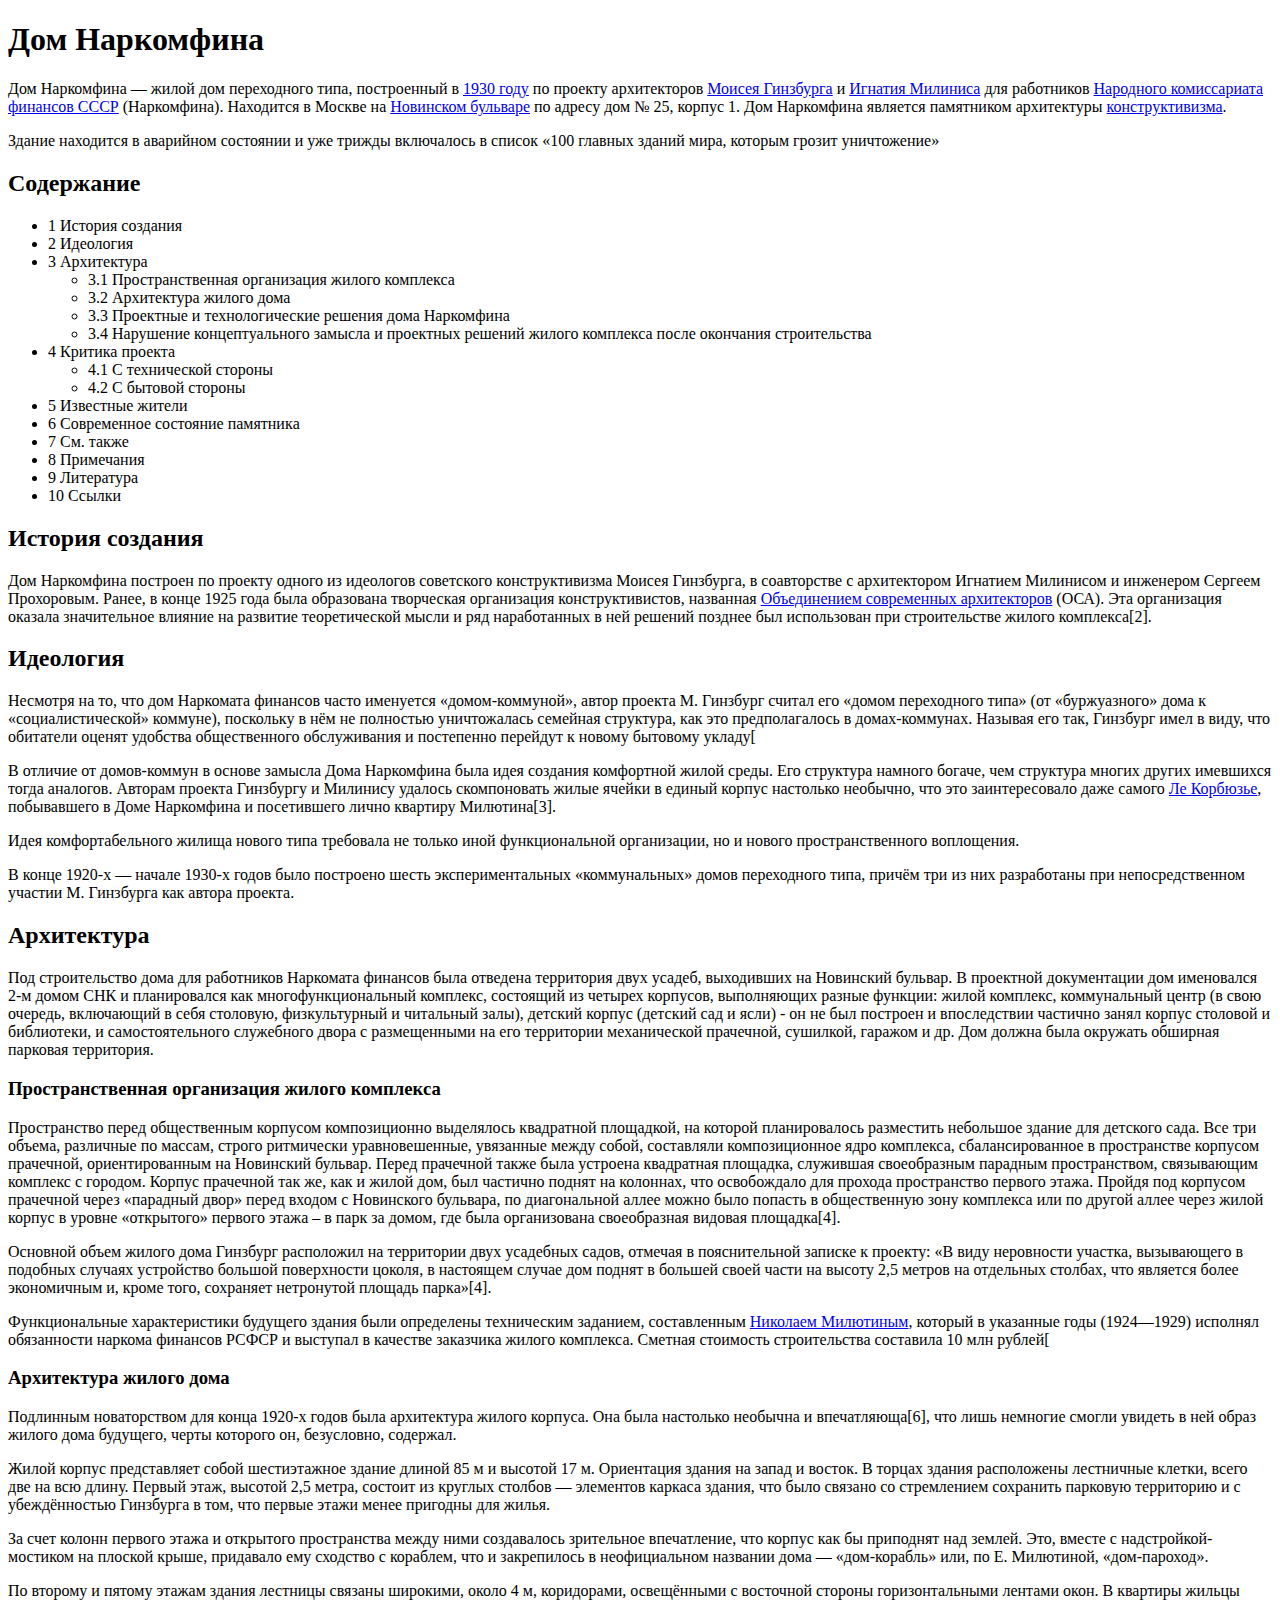
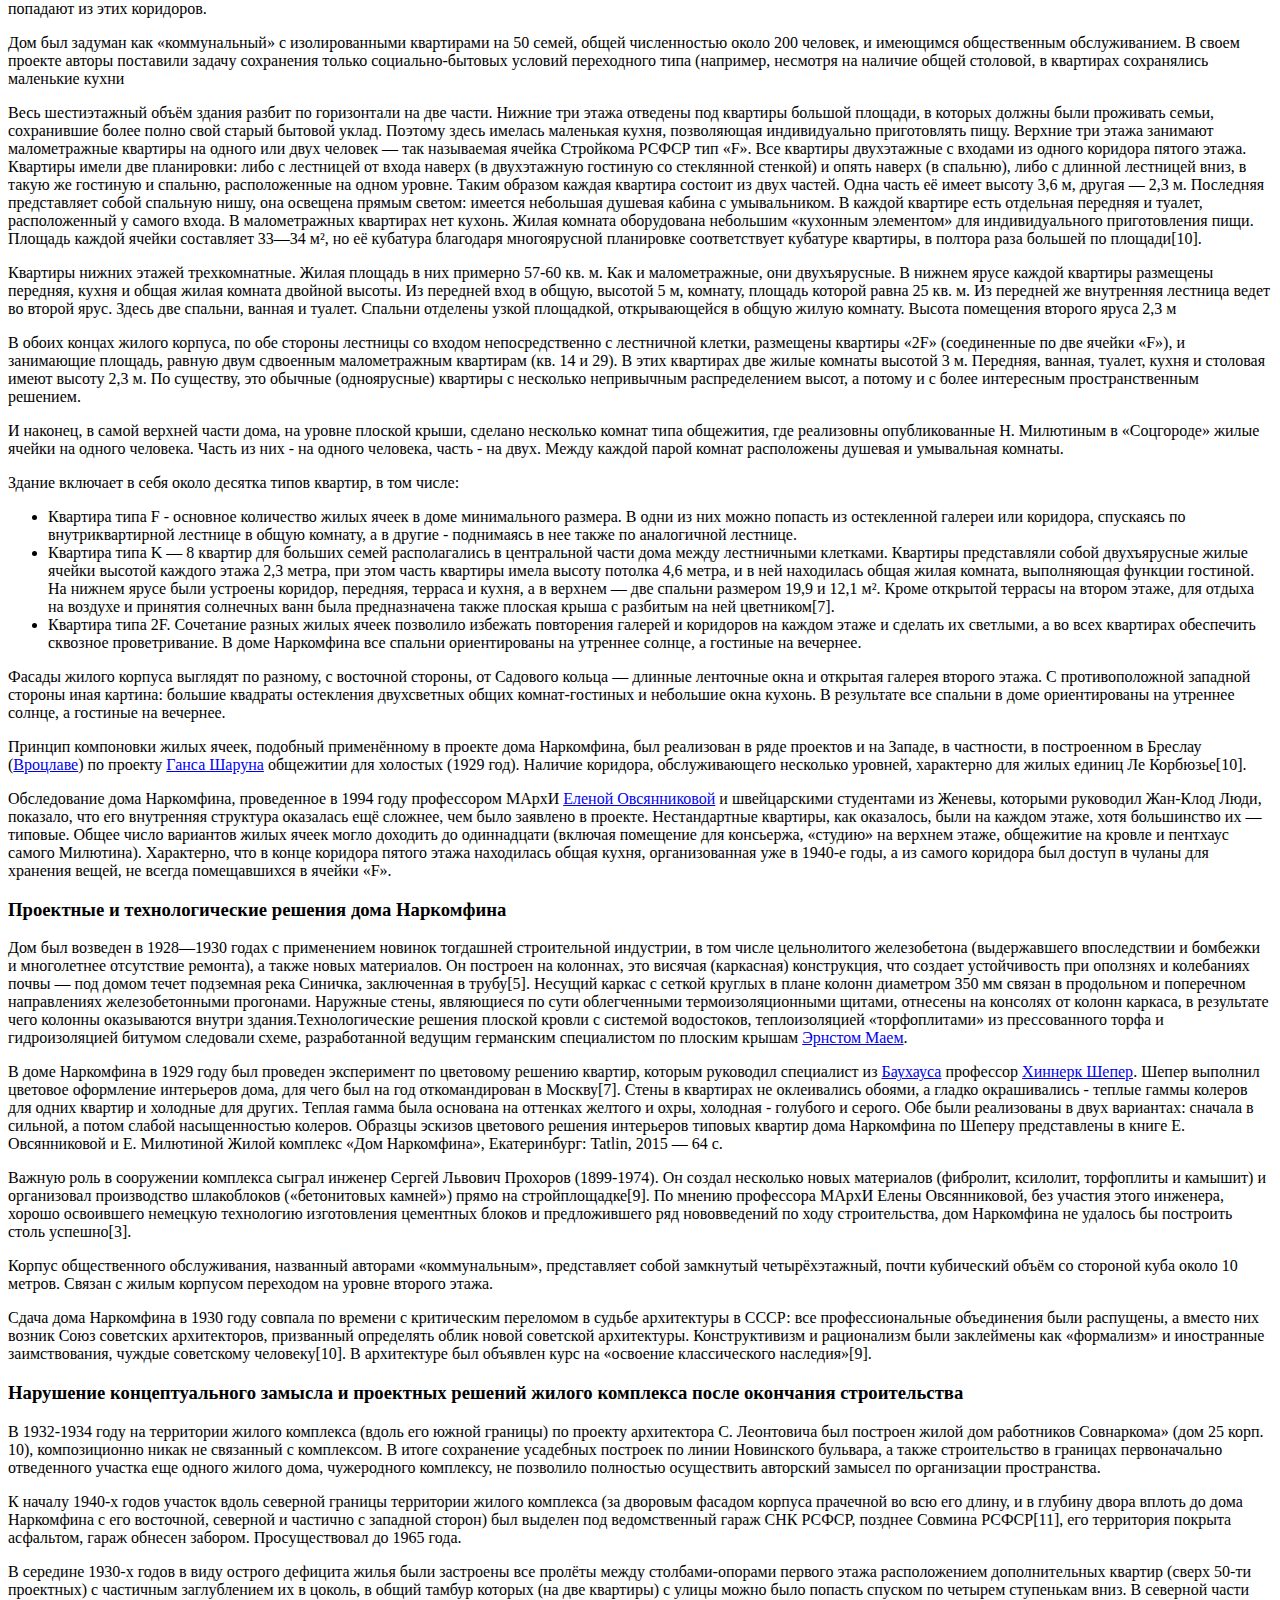
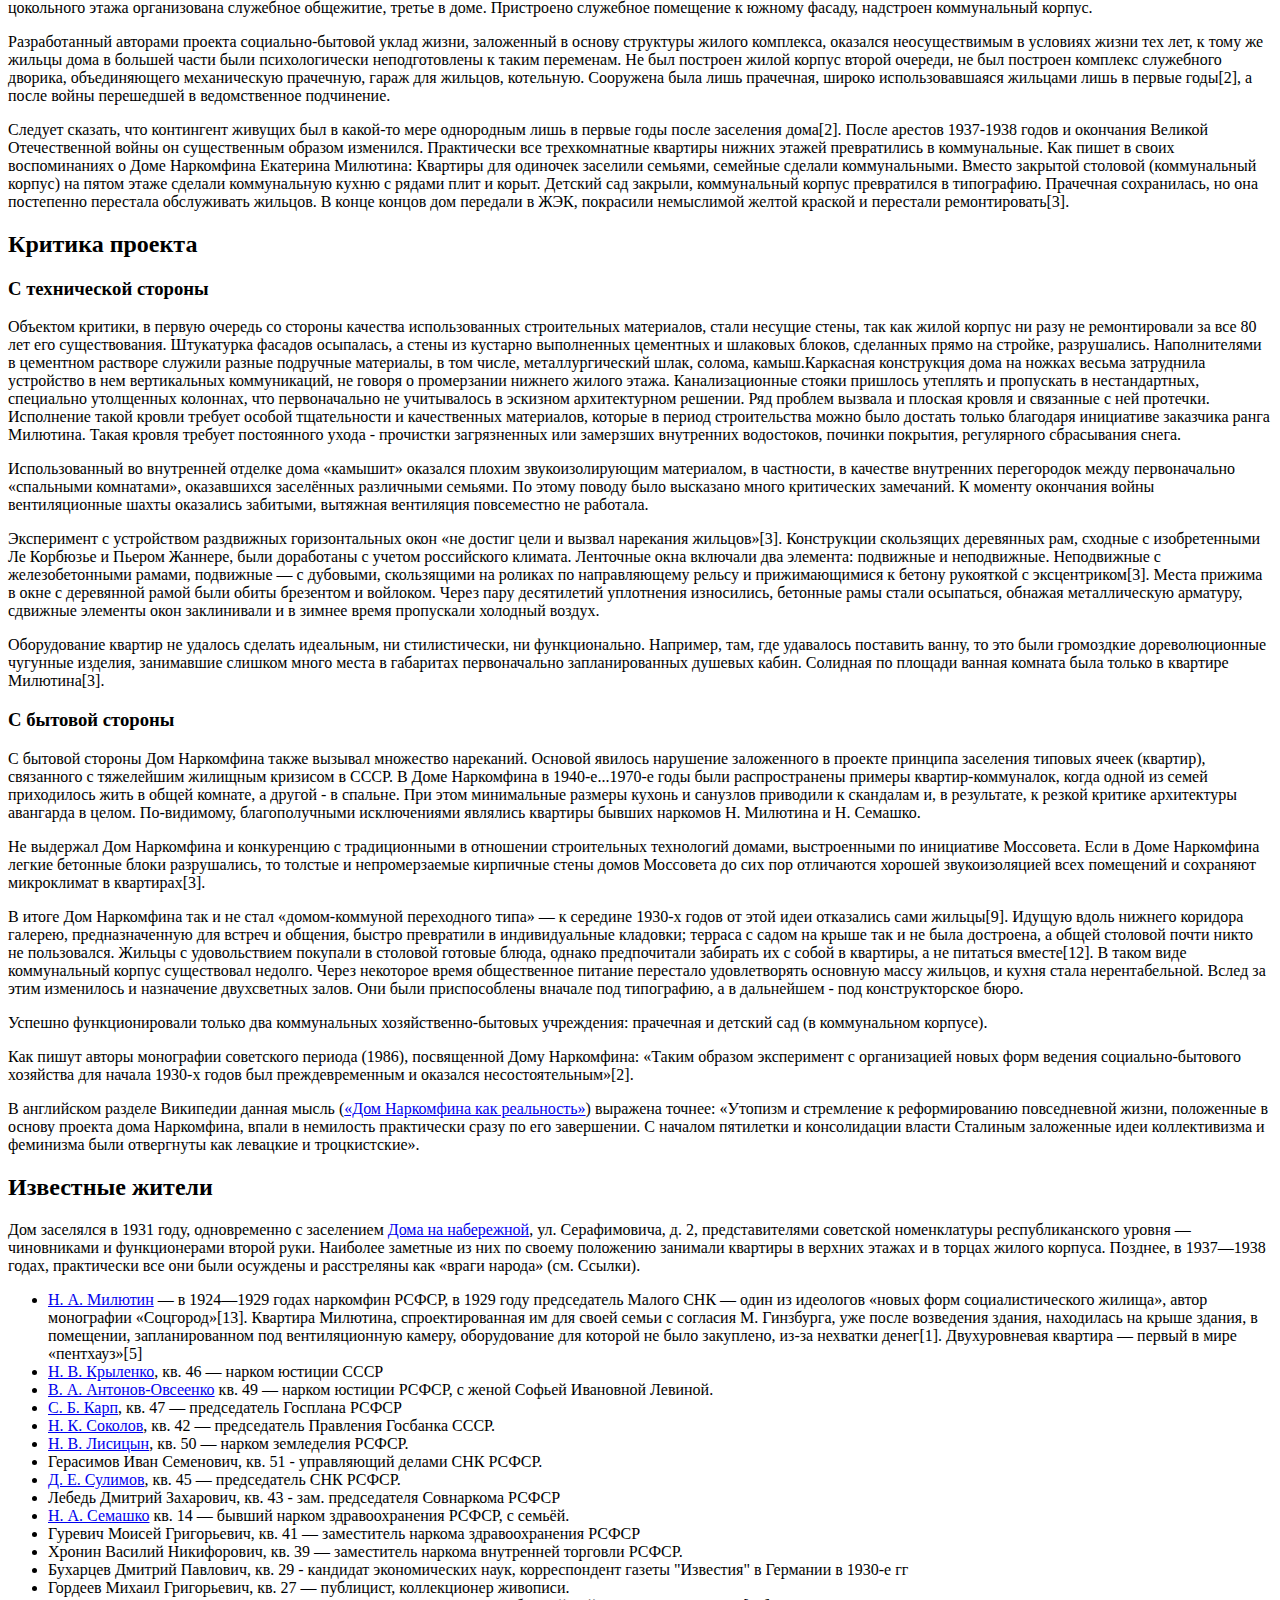
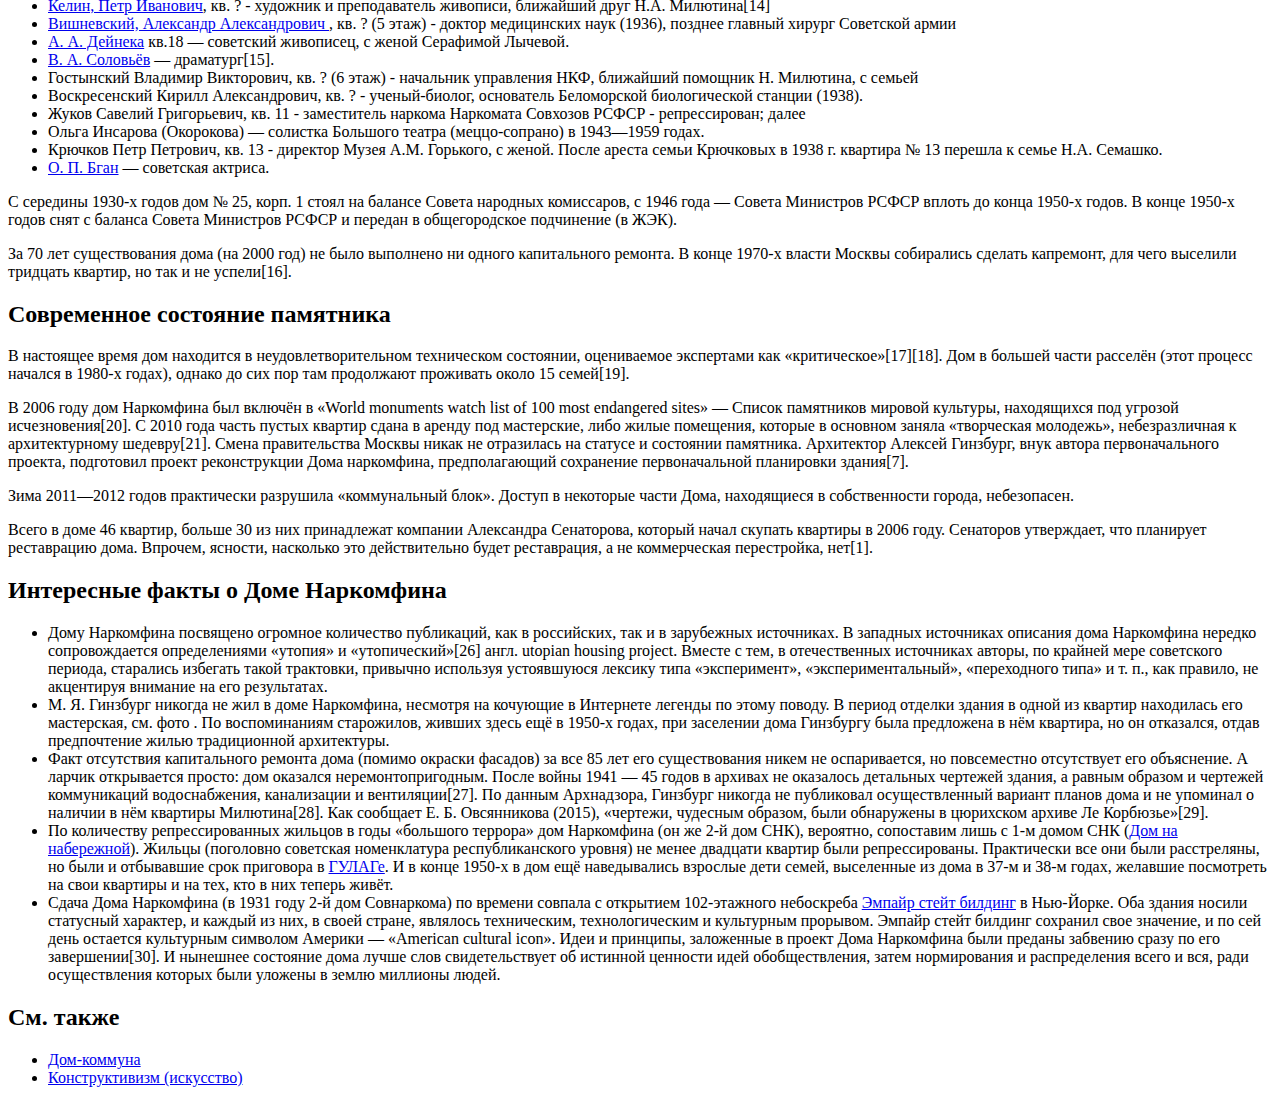
<file: Kulikova/001-Wikipedia/index.html>
<!DOCTYPE html>
<html lang="en">
<head>
  <meta charset="UTF-8">
  <title>Дом Наркомфина</title>
</head>
<body>

  <h1>Дом Наркомфина</h1>

  <p>Дом Наркомфина — жилой дом переходного типа, построенный в <a href="https://ru.wikipedia.org/wiki/1930_%D0%B3%D0%BE%D0%B4">1930 году</a> по проекту архитекторов <a href="https://ru.wikipedia.org/wiki/%D0%93%D0%B8%D0%BD%D0%B7%D0%B1%D1%83%D1%80%D0%B3,_%D0%9C%D0%BE%D0%B8%D1%81%D0%B5%D0%B9_%D0%AF%D0%BA%D0%BE%D0%B2%D0%BB%D0%B5%D0%B2%D0%B8%D1%87">Моисея Гинзбурга</a> и <a href="https://ru.wikipedia.org/wiki/%D0%9C%D0%B8%D0%BB%D0%B8%D0%BD%D0%B8%D1%81,_%D0%98%D0%B3%D0%BD%D0%B0%D1%82%D0%B8%D0%B9_%D0%A4%D1%80%D0%B0%D0%BD%D1%86%D0%B5%D0%B2%D0%B8%D1%87">Игнатия Милиниса</a> для работников <a href="https://ru.wikipedia.org/wiki/%D0%9D%D0%B0%D1%80%D0%BE%D0%B4%D0%BD%D1%8B%D0%B9_%D0%BA%D0%BE%D0%BC%D0%B8%D1%81%D1%81%D0%B0%D1%80%D0%B8%D0%B0%D1%82_%D1%84%D0%B8%D0%BD%D0%B0%D0%BD%D1%81%D0%BE%D0%B2">Народного комиссариата финансов СССР</a> (Наркомфина). Находится в Москве на <a href="https://ru.wikipedia.org/wiki/%D0%9D%D0%BE%D0%B2%D0%B8%D0%BD%D1%81%D0%BA%D0%B8%D0%B9_%D0%B1%D1%83%D0%BB%D1%8C%D0%B2%D0%B0%D1%80">Новинском бульваре</a> по адресу дом № 25, корпус 1. Дом Наркомфина является памятником архитектуры <a href="https://ru.wikipedia.org/wiki/%D0%9A%D0%BE%D0%BD%D1%81%D1%82%D1%80%D1%83%D0%BA%D1%82%D0%B8%D0%B2%D0%B8%D0%B7%D0%BC_(%D0%B8%D1%81%D0%BA%D1%83%D1%81%D1%81%D1%82%D0%B2%D0%BE)">конструктивизма</a>.
  <p>Здание находится в аварийном состоянии и уже трижды включалось в список «100 главных зданий мира, которым грозит уничтожение»</p>

  <h2>Cодержание</h2>
  <ul>
    <li>1 История создания</li>
    <li>2 Идеология</li>
    <li>
      3 Архитектура
      <ul>
        <li>3.1 Пространственная организация жилого комплекса</li>
        <li>3.2 Архитектура жилого дома</li>
        <li>3.3 Проектные и технологические решения дома Наркомфина</li>
        <li>3.4 Нарушение концептуального замысла и проектных решений жилого комплекса после окончания строительства</li>
      </ul>
    </li>

    <li>
      4 Критика проекта
      <ul>
        <li>4.1 С технической стороны</li>
        <li>4.2 С бытовой стороны</li>
      </ul>
    </li>

    <li>5 Известные жители</li>
    <li>6 Современное состояние памятникa</li>
    <li>7 См. также</li>
    <li>8 Примечания</li>
    <li>9 Литература</li>
    <li>10 Ссылки</li>
  </ul>

  <h2>История создания</h2>

  <p>Дом Наркомфина построен по проекту одного из идеологов советского конструктивизма Моисея Гинзбурга, в соавторстве с архитектором Игнатием Милинисом и инженером Сергеем Прохоровым. Ранее, в конце 1925 года была образована творческая организация конструктивистов, названная <a href="https://ru.wikipedia.org/wiki/%D0%9E%D0%B1%D1%8A%D0%B5%D0%B4%D0%B8%D0%BD%D0%B5%D0%BD%D0%B8%D0%B5_%D1%81%D0%BE%D0%B2%D1%80%D0%B5%D0%BC%D0%B5%D0%BD%D0%BD%D1%8B%D1%85_%D0%B0%D1%80%D1%85%D0%B8%D1%82%D0%B5%D0%BA%D1%82%D0%BE%D1%80%D0%BE%D0%B2">Объединением современных архитекторов</a> (ОСА). Эта организация оказала значительное влияние на развитие теоретической мысли и ряд наработанных в ней решений позднее был использован при строительстве жилого комплекса[2].  </p>

  <h2>Идеология</h2>

  <p>Несмотря на то, что дом Наркомата финансов часто именуется «домом-коммуной», автор проекта М. Гинзбург считал его «домом переходного типа» (от «буржуазного» дома к «социалистической» коммуне), поскольку в нём не полностью уничтожалась семейная структура, как это предполагалось в домах-коммунах. Называя его так, Гинзбург имел в виду, что обитатели оценят удобства общественного обслуживания и постепенно перейдут к новому бытовому укладу[</p>
  <p>В отличие от домов-коммун в основе замысла Дома Наркомфина была идея создания комфортной жилой среды. Его структура намного богаче, чем структура многих других имевшихся тогда аналогов. Авторам проекта Гинзбургу и Милинису удалось скомпоновать жилые ячейки в единый корпус настолько необычно, что это заинтересовало даже самого <a href="https://ru.wikipedia.org/wiki/%D0%9B%D0%B5_%D0%9A%D0%BE%D1%80%D0%B1%D1%8E%D0%B7%D1%8C%D0%B5">Ле Корбюзье</a>, побывавшего в Доме Наркомфина и посетившего лично квартиру Милютина[3].</p>
  <p>Идея комфортабельного жилища нового типа требовала не только иной функциональной организации, но и нового пространственного воплощения.</p>
  <p>В конце 1920-х — начале 1930-х годов было построено шесть экспериментальных «коммунальных» домов переходного типа, причём три из них разработаны при непосредственном участии М. Гинзбурга как автора проекта.</p>

 <h2>Архитектура</h2>

  <p>Под строительство дома для работников Наркомата финансов была отведена территория двух усадеб, выходивших на Новинский бульвар. В проектной документации дом именовался 2-м домом СНК и планировался как многофункциональный комплекс, состоящий из четырех корпусов, выполняющих разные функции: жилой комплекс, коммунальный центр (в свою очередь, включающий в себя столовую, физкультурный и читальный залы), детский корпус (детский сад и ясли) - он не был построен и впоследствии частично занял корпус столовой и библиотеки, и самостоятельного служебного двора с размещенными на его территории механической прачечной, сушилкой, гаражом и др. Дом должна была окружать обширная парковая территория.</p>

  <h3>Пространственная организация жилого комплекса</h3>

  <p>Пространство перед общественным корпусом композиционно выделялось квадратной площадкой, на которой планировалось разместить небольшое здание для детского сада. Все три объема, различные по массам, строго ритмически уравновешенные, увязанные между собой, составляли композиционное ядро комплекса, сбалансированное в пространстве корпусом прачечной, ориентированным на Новинский бульвар. Перед прачечной также была устроена квадратная площадка, служившая своеобразным парадным пространством, связывающим комплекс с городом. Корпус прачечной так же, как и жилой дом, был частично поднят на колоннах, что освобождало для прохода пространство первого этажа. Пройдя под корпусом прачечной через «парадный двор» перед входом с Новинского бульвара, по диагональной аллее можно было попасть в общественную зону комплекса или по другой аллее через жилой корпус в уровне «открытого» первого этажа – в парк за домом, где была организована своеобразная видовая площадка[4].</p>
  <p>Основной объем жилого дома Гинзбург расположил на территории двух усадебных садов, отмечая в пояснительной записке к проекту: «В виду неровности участка, вызывающего в подобных случаях устройство большой поверхности цоколя, в настоящем случае дом поднят в большей своей части на высоту 2,5 метров на отдельных столбах, что является более экономичным и, кроме того, сохраняет нетронутой площадь парка»[4].</p>
  <p>Функциональные характеристики будущего здания были определены техническим заданием, составленным <a href="https://ru.wikipedia.org/wiki/%D0%9C%D0%B8%D0%BB%D1%8E%D1%82%D0%B8%D0%BD,_%D0%9D%D0%B8%D0%BA%D0%BE%D0%BB%D0%B0%D0%B9_%D0%90%D0%BB%D0%B5%D0%BA%D1%81%D0%B0%D0%BD%D0%B4%D1%80%D0%BE%D0%B2%D0%B8%D1%87">Николаем Милютиным</a>, который в указанные годы (1924—1929) исполнял обязанности наркома финансов РСФСР и выступал в качестве заказчика жилого комплекса. Сметная стоимость строительства составила 10 млн рублей[</p>

  <h3>Архитектура жилого дома</h3>

  <p>Подлинным новаторством для конца 1920-х годов была архитектура жилого корпуса. Она была настолько необычна и впечатляюща[6], что лишь немногие смогли увидеть в ней образ жилого дома будущего, черты которого он, безусловно, содержал.</p>
  <p>Жилой корпус представляет собой шестиэтажное здание длиной 85 м и высотой 17 м. Ориентация здания на запад и восток. В торцах здания расположены лестничные клетки, всего две на всю длину. Первый этаж, высотой 2,5 метра, состоит из круглых столбов — элементов каркаса здания, что было связано со стремлением сохранить парковую территорию и с убеждённостью Гинзбурга в том, что первые этажи менее пригодны для жилья.</p>
  <p>За счет колонн первого этажа и открытого пространства между ними создавалось зрительное впечатление, что корпус как бы приподнят над землей. Это, вместе с надстройкой-мостиком на плоской крыше, придавало ему сходство с кораблем, что и закрепилось в неофициальном названии дома — «дом-корабль» или, по Е. Милютиной, «дом-пароход».</p>
  <p>По второму и пятому этажам здания лестницы связаны широкими, около 4 м, коридорами, освещёнными с восточной стороны горизонтальными лентами окон. В квартиры жильцы попадают из этих коридоров.</p>
  <p>Дом был задуман как «коммунальный» с изолированными квартирами на 50 семей, общей численностью около 200 человек, и имеющимся общественным обслуживанием. В своем проекте авторы поставили задачу сохранения только социально-бытовых условий переходного типа (например, несмотря на наличие общей столовой, в квартирах сохранялись маленькие кухни</p>
  <p>Весь шестиэтажный объём здания разбит по горизонтали на две части. Нижние три этажа отведены под квартиры большой площади, в которых должны были проживать семьи, сохранившие более полно свой старый бытовой уклад. Поэтому здесь имелась маленькая кухня, позволяющая индивидуально приготовлять пищу. Верхние три этажа занимают малометражные квартиры на одного или двух человек — так называемая ячейка Стройкома РСФСР тип «F». Все квартиры двухэтажные с входами из одного коридора пятого этажа. Квартиры имели две планировки: либо с лестницей от входа наверх (в двухэтажную гостиную со стеклянной стенкой) и опять наверх (в спальню), либо с длинной лестницей вниз, в такую же гостиную и спальню, расположенные на одном уровне. Таким образом каждая квартира состоит из двух частей. Одна часть её имеет высоту 3,6 м, другая — 2,3 м. Последняя представляет собой спальную нишу, она освещена прямым светом: имеется небольшая душевая кабина с умывальником. В каждой квартире есть отдельная передняя и туалет, расположенный у самого входа. В малометражных квартирах нет кухонь. Жилая комната оборудована небольшим «кухонным элементом» для индивидуального приготовления пищи. Площадь каждой ячейки составляет 33—34 м², но её кубатура благодаря многоярусной планировке соответствует кубатуре квартиры, в полтора раза большей по площади[10].</p>
  <p>Квартиры нижних этажей трехкомнатные. Жилая площадь в них примерно 57-60 кв. м. Как и малометражные, они двухъярусные. В нижнем ярусе каждой квартиры размещены передняя, кухня и общая жилая комната двойной высоты. Из передней вход в общую, высотой 5 м, комнату, площадь которой равна 25 кв. м. Из передней же внутренняя лестница ведет во второй ярус. Здесь две спальни, ванная и туалет. Спальни отделены узкой площадкой, открывающейся в общую жилую комнату. Высота помещения второго яруса 2,3 м</p>
  <p>В обоих концах жилого корпуса, по обе стороны лестницы со входом непосредственно с лестничной клетки, размещены квартиры «2F» (соединенные по две ячейки «F»), и занимающие площадь, равную двум сдвоенным малометражным квартирам (кв. 14 и 29). В этих квартирах две жилые комнаты высотой 3 м. Передняя, ванная, туалет, кухня и столовая имеют высоту 2,3 м. По существу, это обычные (одноярусные) квартиры с несколько непривычным распределением высот, а потому и с более интересным пространственным решением.</p>
  <p>И наконец, в самой верхней части дома, на уровне плоской крыши, сделано несколько комнат типа общежития, где реализовны опубликованные Н. Милютиным в «Соцгороде» жилые ячейки на одного человека. Часть из них - на одного человека, часть - на двух. Между каждой парой комнат расположены душевая и умывальная комнаты.</p>
  <p>Здание включает в себя около десятка типов квартир, в том числе:</p>

  <ul>
    <li>Квартира типа F - основное количество жилых ячеек в доме минимального размера. В одни из них можно попасть из остекленной галереи или коридора, спускаясь по внутриквартирной лестнице в общую комнату, а в другие - поднимаясь в нее также по аналогичной лестнице.</li>
    <li>Квартира типа K — 8 квартир для больших семей располагались в центральной части дома между лестничными клетками. Квартиры представляли собой двухъярусные жилые ячейки высотой каждого этажа 2,3 метра, при этом часть квартиры имела высоту потолка 4,6 метра, и в ней находилась общая жилая комната, выполняющая функции гостиной. На нижнем ярусе были устроены коридор, передняя, терраса и кухня, а в верхнем — две спальни размером 19,9 и 12,1 м². Кроме открытой террасы на втором этаже, для отдыха на воздухе и принятия солнечных ванн была предназначена также плоская крыша с разбитым на ней цветником[7].</li>
    <li>Квартира типа 2F. Сочетание разных жилых ячеек позволило избежать повторения галерей и коридоров на каждом этаже и сделать их светлыми, а во всех квартирах обеспечить сквозное проветривание. В доме Наркомфина все спальни ориентированы на утреннее солнце, а гостиные на вечернее.</li>
  </ul>


  <p>Фасады жилого корпуса выглядят по разному, с восточной стороны, от Садового кольца — длинные ленточные окна и открытая галерея второго этажа. С противоположной западной стороны иная картина: большие квадраты остекления двухсветных общих комнат-гостиных и небольшие окна кухонь. В результате все спальни в доме ориентированы на утреннее солнце, а гостиные на вечернее.</p>
  <p>Принцип компоновки жилых ячеек, подобный применённому в проекте дома Наркомфина, был реализован в ряде проектов и на Западе, в частности, в построенном в Бреслау (<a href="https://ru.wikipedia.org/wiki/%D0%92%D1%80%D0%BE%D1%86%D0%BB%D0%B0%D0%B2">Вроцлаве</a>) по проекту <a href="https://ru.wikipedia.org/wiki/%D0%A8%D0%B0%D1%80%D1%83%D0%BD,_%D0%93%D0%B0%D0%BD%D1%81_%D0%91%D0%B5%D1%80%D0%BD%D1%85%D0%B0%D1%80%D0%B4">Ганса Шаруна</a> общежитии для холостых (1929 год). Наличие коридора, обслуживающего несколько уровней, характерно для жилых единиц Ле Корбюзье[10].</p>
  <p>Обследование дома Наркомфина, проведенное в 1994 году профессором МАрхИ <a href="https://ru.wikipedia.org/wiki/%D0%9E%D0%B2%D1%81%D1%8F%D0%BD%D0%BD%D0%B8%D0%BA%D0%BE%D0%B2%D0%B0,_%D0%95%D0%BB%D0%B5%D0%BD%D0%B0_%D0%91%D0%BE%D1%80%D0%B8%D1%81%D0%BE%D0%B2%D0%BD%D0%B0">Еленой Овсянниковой</a> и швейцарскими студентами из Женевы, которыми руководил Жан-Клод Люди, показало, что его внутренняя структура оказалась ещё сложнее, чем было заявлено в проекте. Нестандартные квартиры, как оказалось, были на каждом этаже, хотя большинство их — типовые. Общее число вариантов жилых ячеек могло доходить до одиннадцати (включая помещение для консьержа, «студию» на верхнем этаже, общежитие на кровле и пентхаус самого Милютина). Характерно, что в конце коридора пятого этажа находилась общая кухня, организованная уже в 1940-е годы, а из самого коридора был доступ в чуланы для хранения вещей, не всегда помещавшихся в ячейки «F».</p>

  <h3>Проектные и технологические решения дома Наркомфина</h3>

  <p>Дом был возведен в 1928—1930 годах с применением новинок тогдашней строительной индустрии, в том числе цельнолитого железобетона (выдержавшего впоследствии и бомбежки и многолетнее отсутствие ремонта), а также новых материалов. Он построен на колоннах, это висячая (каркасная) конструкция, что создает устойчивость при оползнях и колебаниях почвы — под домом течет подземная река Синичка, заключенная в трубу[5]. Несущий каркас с сеткой круглых в плане колонн диаметром 350 мм связан в продольном и поперечном направлениях железобетонными прогонами. Наружные стены, являющиеся по сути облегченными термоизоляционными щитами, отнесены на консолях от колонн каркаса, в результате чего колонны оказываются внутри здания.Технологические решения плоской кровли с системой водостоков, теплоизоляцией «торфоплитами» из прессованного торфа и гидроизоляцией битумом следовали схеме, разработанной ведущим германским специалистом по плоским крышам <a href="https://ru.wikipedia.org/wiki/%D0%9C%D0%B0%D0%B9,_%D0%AD%D1%80%D0%BD%D1%81%D1%82">Эрнстом Маем</a>.</p>
  <p>В доме Наркомфина в 1929 году был проведен эксперимент по цветовому решению квартир, которым руководил специалист из <a href="https://ru.wikipedia.org/wiki/%D0%91%D0%B0%D1%83%D1%85%D0%B0%D1%83%D1%81">Баухауса</a> профессор <a href="https://de.wikipedia.org/wiki/Hinnerk_Scheper">Хиннерк Шепер</a>. Шепер выполнил цветовое оформление интерьеров дома, для чего был на год откомандирован в Москву[7]. Стены в квартирах не оклеивались обоями, а гладко окрашивались - теплые гаммы колеров для одних квартир и холодные для других. Теплая гамма была основана на оттенках желтого и охры, холодная - голубого и серого. Обе были реализованы в двух вариантах: сначала в сильной, а потом слабой насыщенностью колеров. Образцы эскизов цветового решения интерьеров типовых квартир дома Наркомфина по Шеперу представлены в книге Е. Овсянниковой и Е. Милютиной Жилой комплекс «Дом Наркомфина», Екатеринбург: Tatlin, 2015 — 64 с. </p>
  <p>Важную роль в сооружении комплекса сыграл инженер Сергей Львович Прохоров (1899-1974). Он создал несколько новых материалов (фибролит, ксилолит, торфоплиты и камышит) и организовал производство шлакоблоков («бетонитовых камней») прямо на стройплощадке[9]. По мнению профессора МАрхИ Елены Овсянниковой, без участия этого инженера, хорошо освоившего немецкую технологию изготовления цементных блоков и предложившего ряд нововведений по ходу строительства, дом Наркомфина не удалось бы построить столь успешно[3].</p>
  <p>Корпус общественного обслуживания, названный авторами «коммунальным», представляет собой замкнутый четырёхэтажный, почти кубический объём со стороной куба около 10 метров. Связан с жилым корпусом переходом на уровне второго этажа.</p>
  <p>Сдача дома Наркомфина в 1930 году совпала по времени с критическим переломом в судьбе архитектуры в СССР: все профессиональные объединения были распущены, а вместо них возник Союз советских архитекторов, призванный определять облик новой советской архитектуры. Конструктивизм и рационализм были заклеймены как «формализм» и иностранные заимствования, чуждые советскому человеку[10]. В архитектуре был объявлен курс на «освоение классического наследия»[9].</p>

  <h3>Нарушение концептуального замысла и проектных решений жилого комплекса после окончания строительства</h3>

  <p>В 1932-1934 году на территории жилого комплекса (вдоль его южной границы) по проекту архитектора С. Леонтовича был построен жилой дом работников Совнаркома» (дом 25 корп. 10), композиционно никак не связанный с комплексом. В итоге сохранение усадебных построек по линии Новинского бульвара, а также строительство в границах первоначально отведенного участка еще одного жилого дома, чужеродного комплексу, не позволило полностью осуществить авторский замысел по организации пространства.</p>
  <p>К началу 1940-х годов участок вдоль северной границы территории жилого комплекса (за дворовым фасадом корпуса прачечной во всю его длину, и в глубину двора вплоть до дома Наркомфина с его восточной, северной и частично с западной сторон) был выделен под ведомственный гараж СНК РСФСР, позднее Совмина РСФСР[11], его территория покрыта асфальтом, гараж обнесен забором. Просуществовал до 1965 года.</p>
  <p>В середине 1930-х годов в виду острого дефицита жилья были застроены все пролёты между столбами-опорами первого этажа расположением дополнительных квартир (сверх 50-ти проектных) с частичным заглублением их в цоколь, в общий тамбур которых (на две квартиры) с улицы можно было попасть спуском по четырем ступенькам вниз. В северной части цокольного этажа организована служебное общежитие, третье в доме. Пристроено служебное помещение к южному фасаду, надстроен коммунальный корпус.</p>
  <p>Разработанный авторами проекта социально-бытовой уклад жизни, заложенный в основу структуры жилого комплекса, оказался неосуществимым в условиях жизни тех лет, к тому же жильцы дома в большей части были психологически неподготовлены к таким переменам. Не был построен жилой корпус второй очереди, не был построен комплекс служебного дворика, объединяющего механическую прачечную, гараж для жильцов, котельную. Сооружена была лишь прачечная, широко использовавшаяся жильцами лишь в первые годы[2], а после войны перешедшей в ведомственное подчинение.</p>
  <p>Следует сказать, что контингент живущих был в какой-то мере однородным лишь в первые годы после заселения дома[2]. После арестов 1937-1938 годов и окончания Великой Отечественной войны он существенным образом изменился. Практически все трехкомнатные квартиры нижних этажей превратились в коммунальные. Как пишет в своих воспоминаниях о Доме Наркомфина Екатерина Милютина: Квартиры для одиночек заселили семьями, семейные сделали коммунальными. Вместо закрытой столовой (коммунальный корпус) на пятом этаже сделали коммунальную кухню с рядами плит и корыт. Детский сад закрыли, коммунальный корпус превратился в типографию. Прачечная сохранилась, но она постепенно перестала обслуживать жильцов. В конце концов дом передали в ЖЭК, покрасили немыслимой желтой краской и перестали ремонтировать[3].</p>

  <h2>Критика проекта</h2>

  <h3>С технической стороны</h3>

  <p>Объектом критики, в первую очередь со стороны качества использованных строительных материалов, стали несущие стены, так как жилой корпус ни разу не ремонтировали за все 80 лет его существования. Штукатурка фасадов осыпалась, а стены из кустарно выполненных цементных и шлаковых блоков, сделанных прямо на стройке, разрушались. Наполнителями в цементном растворе служили разные подручные материалы, в том числе, металлургический шлак, солома, камыш.Каркасная конструкция дома на ножках весьма затруднила устройство в нем вертикальных коммуникаций, не говоря о промерзании нижнего жилого этажа. Канализационные стояки пришлось утеплять и пропускать в нестандартных, специально утолщенных колоннах, что первоначально не учитывалось в эскизном архитектурном решении. Ряд проблем вызвала и плоская кровля и связанные с ней протечки. Исполнение такой кровли требует особой тщательности и качественных материалов, которые в период строительства можно было достать только благодаря инициативе заказчика ранга Милютина. Такая кровля требует постоянного ухода - прочистки загрязненных или замерзших внутренних водостоков, починки покрытия, регулярного сбрасывания снега.</p>
  <p>Использованный во внутренней отделке дома «камышит» оказался плохим звукоизолирующим материалом, в частности, в качестве внутренних перегородок между первоначально «спальными комнатами», оказавшихся заселённых различными семьями. По этому поводу было высказано много критических замечаний. К моменту окончания войны вентиляционные шахты оказались забитыми, вытяжная вентиляция повсеместно не работала.</p>
  <p>Эксперимент с устройством раздвижных горизонтальных окон «не достиг цели и вызвал нарекания жильцов»[3]. Конструкции скользящих деревянных рам, сходные с изобретенными Ле Корбюзье и Пьером Жаннере, были доработаны с учетом российского климата. Ленточные окна включали два элемента: подвижные и неподвижные. Неподвижные с железобетонными рамами, подвижные — с дубовыми, скользящими на роликах по направляющему рельсу и прижимающимися к бетону рукояткой с эксцентриком[3]. Места прижима в окне с деревянной рамой были обиты брезентом и войлоком. Через пару десятилетий уплотнения износились, бетонные рамы стали осыпаться, обнажая металлическую арматуру, сдвижные элементы окон заклинивали и в зимнее время пропускали холодный воздух.</p>
  <p>Оборудование квартир не удалось сделать идеальным, ни стилистически, ни функционально. Например, там, где удавалось поставить ванну, то это были громоздкие дореволюционные чугунные изделия, занимавшие слишком много места в габаритах первоначально запланированных душевых кабин. Солидная по площади ванная комната была только в квартире Милютина[3].</p>

  <h3>С бытовой стороны</h3>

  <p>С бытовой стороны Дом Наркомфина также вызывал множество нареканий. Основой явилось нарушение заложенного в проекте принципа заселения типовых ячеек (квартир), связанного с тяжелейшим жилищным кризисом в СССР. В Доме Наркомфина в 1940-е...1970-е годы были распространены примеры квартир-коммуналок, когда одной из семей приходилось жить в общей комнате, а другой - в спальне. При этом минимальные размеры кухонь и санузлов приводили к скандалам и, в результате, к резкой критике архитектуры авангарда в целом. По-видимому, благополучными исключениями являлись квартиры бывших наркомов Н. Милютина и Н. Семашко.</p>
  <p>Не выдержал Дом Наркомфина и конкуренцию с традиционными в отношении строительных технологий домами, выстроенными по инициативе Моссовета. Если в Доме Наркомфина легкие бетонные блоки разрушались, то толстые и непромерзаемые кирпичные стены домов Моссовета до сих пор отличаются хорошей звукоизоляцией всех помещений и сохраняют микроклимат в квартирах[3].</p>
  <p>В итоге Дом Наркомфина так и не стал «домом-коммуной переходного типа» — к середине 1930-х годов от этой идеи отказались сами жильцы[9]. Идущую вдоль нижнего коридора галерею, предназначенную для встреч и общения, быстро превратили в индивидуальные кладовки; терраса с садом на крыше так и не была достроена, а общей столовой почти никто не пользовался. Жильцы с удовольствием покупали в столовой готовые блюда, однако предпочитали забирать их с собой в квартиры, а не питаться вместе[12]. В таком виде коммунальный корпус существовал недолго. Через некоторое время общественное питание перестало удовлетворять основную массу жильцов, и кухня стала нерентабельной. Вслед за этим изменилось и назначение двухсветных залов. Они были приспособлены вначале под типографию, а в дальнейшем - под конструкторское бюро.</p>
  <p>Успешно функционировали только два коммунальных хозяйственно-бытовых учреждения: прачечная и детский сад (в коммунальном корпусе).</p>
  <p>Как пишут авторы монографии советского периода (1986), посвященной Дому Наркомфина: «Таким образом эксперимент с организацией новых форм ведения социально-бытового хозяйства для начала 1930-х годов был преждевременным и оказался несостоятельным»[2].</p>
  <p>В английском разделе Википедии данная мысль (<a href="https://en.wikipedia.org/wiki/Narkomfin_building#The_Narkomfin_building_as_reality">«Дом Наркомфина как реальность»</a>) выражена точнее: «Утопизм и стремление к реформированию повседневной жизни, положенные в основу проекта дома Наркомфина, впали в немилость практически сразу по его завершении. С началом пятилетки и консолидации власти Сталиным заложенные идеи коллективизма и феминизма были отвергнуты как левацкие и троцкистские».</p>

  <h2>Известные жители</h2>

  <p>Дом заселялся в 1931 году, одновременно с заселением <a href="https://ru.wikipedia.org/wiki/%D0%94%D0%BE%D0%BC_%D0%BD%D0%B0_%D0%BD%D0%B0%D0%B1%D0%B5%D1%80%D0%B5%D0%B6%D0%BD%D0%BE%D0%B9">Дома на набережной</a>, ул. Серафимовича, д. 2, представителями советской номенклатуры республиканского уровня — чиновниками и функционерами второй руки. Наиболее заметные из них по своему положению занимали квартиры в верхних этажах и в торцах жилого корпуса. Позднее, в 1937—1938 годах, практически все они были осуждены и расстреляны как «враги народа» (см. Ссылки).</p>

  <ul>
    <li><a href="https://ru.wikipedia.org/wiki/%D0%9C%D0%B8%D0%BB%D1%8E%D1%82%D0%B8%D0%BD,_%D0%9D%D0%B8%D0%BA%D0%BE%D0%BB%D0%B0%D0%B9_%D0%90%D0%BB%D0%B5%D0%BA%D1%81%D0%B0%D0%BD%D0%B4%D1%80%D0%BE%D0%B2%D0%B8%D1%87">Н. А. Милютин</a> — в 1924—1929 годах наркомфин РСФСР, в 1929 году председатель Малого СНК — один из идеологов «новых форм социалистического жилища», автор монографии «Соцгород»[13]. Квартира Милютина, спроектированная им для своей семьи с согласия М. Гинзбурга, уже после возведения здания, находилась на крыше здания, в помещении, запланированном под вентиляционную камеру, оборудование для которой не было закуплено, из-за нехватки денег[1]. Двухуровневая квартира — первый в мире «пентхауз»[5]</li>
    <li><a href="https://ru.wikipedia.org/wiki/%D0%9A%D1%80%D1%8B%D0%BB%D0%B5%D0%BD%D0%BA%D0%BE,_%D0%9D%D0%B8%D0%BA%D0%BE%D0%BB%D0%B0%D0%B9_%D0%92%D0%B0%D1%81%D0%B8%D0%BB%D1%8C%D0%B5%D0%B2%D0%B8%D1%87">Н. В. Крыленко</a>, кв. 46 — нарком юстиции СССР</li>
    <li><a href="https://ru.wikipedia.org/wiki/%D0%90%D0%BD%D1%82%D0%BE%D0%BD%D0%BE%D0%B2-%D0%9E%D0%B2%D1%81%D0%B5%D0%B5%D0%BD%D0%BA%D0%BE,_%D0%92%D0%BB%D0%B0%D0%B4%D0%B8%D0%BC%D0%B8%D1%80_%D0%90%D0%BB%D0%B5%D0%BA%D1%81%D0%B0%D0%BD%D0%B4%D1%80%D0%BE%D0%B2%D0%B8%D1%87">В. А. Антонов-Овсеенко</a> кв. 49 — нарком юстиции РСФСР, с женой Софьей Ивановной Левиной.</li>
    <li><a href="https://ru.wikipedia.org/wiki/%D0%9A%D0%B0%D1%80%D0%BF,_%D0%A1%D0%B5%D1%80%D0%B3%D0%B5%D0%B9_%D0%91%D0%B5%D0%BD%D0%B5%D0%B4%D0%B8%D0%BA%D1%82%D0%BE%D0%B2%D0%B8%D1%87">С. Б. Карп</a>, кв. 47 — председатель Госплана РСФСР</li>
    <li><a href="https://ru.wikipedia.org/wiki/%D0%A1%D0%BE%D0%BA%D0%BE%D0%BB%D0%BE%D0%B2,_%D0%9D%D0%B8%D0%BA%D0%BE%D0%BB%D0%B0%D0%B9_%D0%9A%D0%BE%D0%BD%D1%81%D1%82%D0%B0%D0%BD%D1%82%D0%B8%D0%BD%D0%BE%D0%B2%D0%B8%D1%87">Н. К. Соколов</a>, кв. 42 — председатель Правления Госбанка СССР.</li>
    <li><a href="https://ru.wikipedia.org/wiki/%D0%9B%D0%B8%D1%81%D0%B8%D1%86%D1%8B%D0%BD_%D0%9D%D0%B8%D0%BA%D0%BE%D0%BB%D0%B0%D0%B9_%D0%92%D0%B0%D1%81%D0%B8%D0%BB%D1%8C%D0%B5%D0%B2%D0%B8%D1%87">Н. В. Лисицын</a>, кв. 50 — нарком земледелия РСФСР.</li>
    <li>Герасимов Иван Семенович, кв. 51 - управляющий делами СHК РСФСР.</li>
    <li><a href="https://ru.wikipedia.org/wiki/%D0%A1%D1%83%D0%BB%D0%B8%D0%BC%D0%BE%D0%B2,_%D0%94%D0%B0%D0%BD%D0%B8%D0%B8%D0%BB_%D0%95%D0%B3%D0%BE%D1%80%D0%BE%D0%B2%D0%B8%D1%87">Д. Е. Сулимов</a>, кв. 45 — председатель СНК РСФСР.</li>
    <li>Лебедь Дмитрий Захарович, кв. 43 - зам. председателя Совнаркома РСФСР</li>
    <li><a href="https://ru.wikipedia.org/wiki/%D0%A1%D0%B5%D0%BC%D0%B0%D1%88%D0%BA%D0%BE,_%D0%9D%D0%B8%D0%BA%D0%BE%D0%BB%D0%B0%D0%B9_%D0%90%D0%BB%D0%B5%D0%BA%D1%81%D0%B0%D0%BD%D0%B4%D1%80%D0%BE%D0%B2%D0%B8%D1%87">Н. А. Семашко</a> кв. 14 — бывший нарком здравоохранения РСФСР, с семьёй.</li>
    <li>Гуревич Моисей Григорьевич, кв. 41 — заместитель наркома здравоохранения РСФСР</li>
    <li>Хронин Василий Никифорович, кв. 39 — заместитель наркома внутренней торговли РСФСР.</li>
    <li>Бухарцев Дмитрий Павлович, кв. 29 - кандидат экономических наук, корреспондент газеты "Известия" в Германии в 1930-е гг</li>
    <li>Гордеев Михаил Григорьевич, кв. 27 — публицист, коллекционер живописи.</li>
    <li><a href="https://ru.wikipedia.org/wiki/%D0%9A%D0%B5%D0%BB%D0%B8%D0%BD,_%D0%9F%D0%B5%D1%82%D1%80_%D0%98%D0%B2%D0%B0%D0%BD%D0%BE%D0%B2%D0%B8%D1%87">Келин, Петр Иванович</a>, кв. ? - художник и преподаватель живописи, ближайший друг Н.А. Милютина[14]</li>
    <li><a href="https://ru.wikipedia.org/wiki/%D0%92%D0%B8%D1%88%D0%BD%D0%B5%D0%B2%D1%81%D0%BA%D0%B8%D0%B9,_%D0%90%D0%BB%D0%B5%D0%BA%D1%81%D0%B0%D0%BD%D0%B4%D1%80_%D0%90%D0%BB%D0%B5%D0%BA%D1%81%D0%B0%D0%BD%D0%B4%D1%80%D0%BE%D0%B2%D0%B8%D1%87_(%D1%81%D1%82%D0%B0%D1%80%D1%88%D0%B8%D0%B9)">Вишневский, Александр Александрович </a>, кв. ? (5 этаж) - доктор медицинских наук (1936), позднее главный хирург Советской армии</li>
    <li><a href="https://ru.wikipedia.org/wiki/%D0%94%D0%B5%D0%B9%D0%BD%D0%B5%D0%BA%D0%B0,_%D0%90%D0%BB%D0%B5%D0%BA%D1%81%D0%B0%D0%BD%D0%B4%D1%80_%D0%90%D0%BB%D0%B5%D0%BA%D1%81%D0%B0%D0%BD%D0%B4%D1%80%D0%BE%D0%B2%D0%B8%D1%87">А. А. Дейнека</a> кв.18 — советский живописец, с женой Серафимой Лычевой.</li>
    <li><a href="https://ru.wikipedia.org/wiki/%D0%A1%D0%BE%D0%BB%D0%BE%D0%B2%D1%8C%D1%91%D0%B2,_%D0%92%D0%BB%D0%B0%D0%B4%D0%B8%D0%BC%D0%B8%D1%80_%D0%90%D0%BB%D0%B5%D0%BA%D1%81%D0%B0%D0%BD%D0%B4%D1%80%D0%BE%D0%B2%D0%B8%D1%87_(%D0%B4%D1%80%D0%B0%D0%BC%D0%B0%D1%82%D1%83%D1%80%D0%B3)">В. А. Соловьёв</a> — драматург[15].</li>
    <li>Гостынский Владимир Викторович, кв. ? (6 этаж) - начальник управления НКФ, ближайший помощник Н. Милютина, с семьей</li>
    <li>Воскресенский Кирилл Александрович, кв. ? - ученый-биолог, основатель Беломорской биологической станции (1938).</li>
    <li>Жуков Савелий Григорьевич, кв. 11 - заместитель наркома Наркомата Совхозов РСФСР - репрессирован; далее
    <li>Ольга Инсарова (Окорокова) — солистка Большого театра (меццо-сопрано) в 1943—1959 годах.</li>
    <li>Крючков Петр Петрович, кв. 13 - директор Музея А.М. Горького, с женой. После ареста семьи Крючковых в 1938 г. квартира № 13 перешла к семье Н.А. Семашко.</li>
    <li><a href="https://ru.wikipedia.org/wiki/%D0%91%D0%B3%D0%B0%D0%BD,_%D0%9E%D0%BB%D1%8C%D0%B3%D0%B0_%D0%9F%D0%B0%D0%B2%D0%BB%D0%BE%D0%B2%D0%BD%D0%B0">О. П. Бган</a> — советская актриса.</li>
  </ul>

  <p>С середины 1930-х годов дом № 25, корп. 1 стоял на балансе Совета народных комиссаров, с 1946 года — Совета Министров РСФСР вплоть до конца 1950-х годов. В конце 1950-х годов снят с баланса Совета Министров РСФСР и передан в общегородское подчинение (в ЖЭК).</p>
  <p>За 70 лет существования дома (на 2000 год) не было выполнено ни одного капитального ремонта. В конце 1970-х власти Москвы собирались сделать капремонт, для чего выселили тридцать квартир, но так и не успели[16].</p>

  <h2>Современное состояние памятника</h2>

  <p>В настоящее время дом находится в неудовлетворительном техническом состоянии, оцениваемое экспертами как «критическое»[17][18]. Дом в большей части расселён (этот процесс начался в 1980-х годах), однако до сих пор там продолжают проживать около 15 семей[19].</p>
  <p>В 2006 году дом Наркомфина был включён в «World monuments watch list of 100 most endangered sites» — Список памятников мировой культуры, находящихся под угрозой исчезновения[20]. С 2010 года часть пустых квартир сдана в аренду под мастерские, либо жилые помещения, которые в основном заняла «творческая молодежь», небезразличная к архитектурному шедевру[21]. Смена правительства Москвы никак не отразилась на статусе и состоянии памятника. Архитектор Алексей Гинзбург, внук автора первоначального проекта, подготовил проект реконструкции Дома наркомфина, предполагающий сохранение первоначальной планировки здания[7].</p>
  <p>Зима 2011—2012 годов практически разрушила «коммунальный блок». Доступ в некоторые части Дома, находящиеся в собственности города, небезопасен.</p>
  <p>Всего в доме 46 квартир, больше 30 из них принадлежат компании Александра Сенаторова, который начал скупать квартиры в 2006 году. Сенаторов утверждает, что планирует реставрацию дома. Впрочем, ясности, насколько это действительно будет реставрация, а не коммерческая перестройка, нет[1].</p>

  <h2>Интересные факты о Доме Наркомфина</h2>

  <ul>

    <li>Дому Наркомфина посвящено огромное количество публикаций, как в российских, так и в зарубежных источниках. В западных источниках описания дома Наркомфина нередко сопровождается определениями «утопия» и «утопический»[26] англ. utopian housing project. Вместе с тем, в отечественных источниках авторы, по крайней мере советского периода, старались избегать такой трактовки, привычно используя устоявшуюся лексику типа «эксперимент», «экспериментальный», «переходного типа» и т. п., как правило, не акцентируя внимание на его результатах.</li>
    <li>М. Я. Гинзбург никогда не жил в доме Наркомфина, несмотря на кочующие в Интернете легенды по этому поводу. В период отделки здания в одной из квартир находилась его мастерская, см. фото . По воспоминаниям старожилов, живших здесь ещё в 1950-х годах, при заселении дома Гинзбургу была предложена в нём квартира, но он отказался, отдав предпочтение жилью традиционной архитектуры.</li>
    <li>Факт отсутствия капитального ремонта дома (помимо окраски фасадов) за все 85 лет его существования никем не оспаривается, но повсеместно отсутствует его объяснение. А ларчик открывается просто: дом оказался неремонтопригодным. После войны 1941 — 45 годов в архивах не оказалось детальных чертежей здания, а равным образом и чертежей коммуникаций водоснабжения, канализации и вентиляции[27]. По данным Архнадзора, Гинзбург никогда не публиковал осуществленный вариант планов дома и не упоминал о наличии в нём квартиры Милютина[28]. Как сообщает Е. Б. Овсянникова (2015), «чертежи, чудесным образом, были обнаружены в цюрихском архиве Ле Корбюзье»[29].</li>
    <li>По количеству репрессированных жильцов в годы «большого террора» дом Наркомфина (он же 2-й дом СНК), вероятно, сопоставим лишь с 1-м домом СНК (<a href="https://ru.wikipedia.org/wiki/%D0%94%D0%BE%D0%BC_%D0%BD%D0%B0_%D0%BD%D0%B0%D0%B1%D0%B5%D1%80%D0%B5%D0%B6%D0%BD%D0%BE%D0%B9">Дом на набережной</a>). Жильцы (поголовно советская номенклатура республиканского уровня) не менее двадцати квартир были репрессированы. Практически все они были расстреляны, но были и отбывавшие срок приговора в <a href="https://ru.wikipedia.org/wiki/%D0%93%D0%A3%D0%9B%D0%90%D0%93">ГУЛАГе</a>. И в конце 1950-х в дом ещё наведывались взрослые дети семей, выселенные из дома в 37-м и 38-м годах, желавшие посмотреть на свои квартиры и на тех, кто в них теперь живёт.</li>
    <li>Сдача Дома Наркомфина (в 1931 году 2-й дом Совнаркома) по времени совпала с открытием 102-этажного небоскреба <a href="https://ru.wikipedia.org/wiki/%D0%AD%D0%BC%D0%BF%D0%B0%D0%B9%D1%80-%D1%81%D1%82%D0%B5%D0%B9%D1%82-%D0%B1%D0%B8%D0%BB%D0%B4%D0%B8%D0%BD%D0%B3">Эмпайр стейт билдинг</a> в Нью-Йорке. Оба здания носили статусный характер, и каждый из них, в своей стране, являлось техническим, технологическим и культурным прорывом. Эмпайр стейт билдинг сохранил свое значение, и по сей день остается культурным символом Америки — «American cultural icon». Идеи и принципы, заложенные в проект Дома Наркомфина были преданы забвению сразу по его завершении[30]. И нынешнее состояние дома лучше слов свидетельствует об истинной ценности идей обобществления, затем нормирования и распределения всего и вся, ради осуществления которых были уложены в землю миллионы людей.</li>

  </ul>

  <h2>См. также</h2>

  <ul>
    <li><a href="https://ru.wikipedia.org/wiki/%D0%94%D0%BE%D0%BC-%D0%BA%D0%BE%D0%BC%D0%BC%D1%83%D0%BD%D0%B0">Дом-коммуна</a></li>
    <li><a href="https://ru.wikipedia.org/wiki/%D0%9A%D0%BE%D0%BD%D1%81%D1%82%D1%80%D1%83%D0%BA%D1%82%D0%B8%D0%B2%D0%B8%D0%B7%D0%BC_(%D0%B8%D1%81%D0%BA%D1%83%D1%81%D1%81%D1%82%D0%B2%D0%BE) ">Конструктивизм (искусство)</a></li>

  </ul>

</body>
</html>
</file>
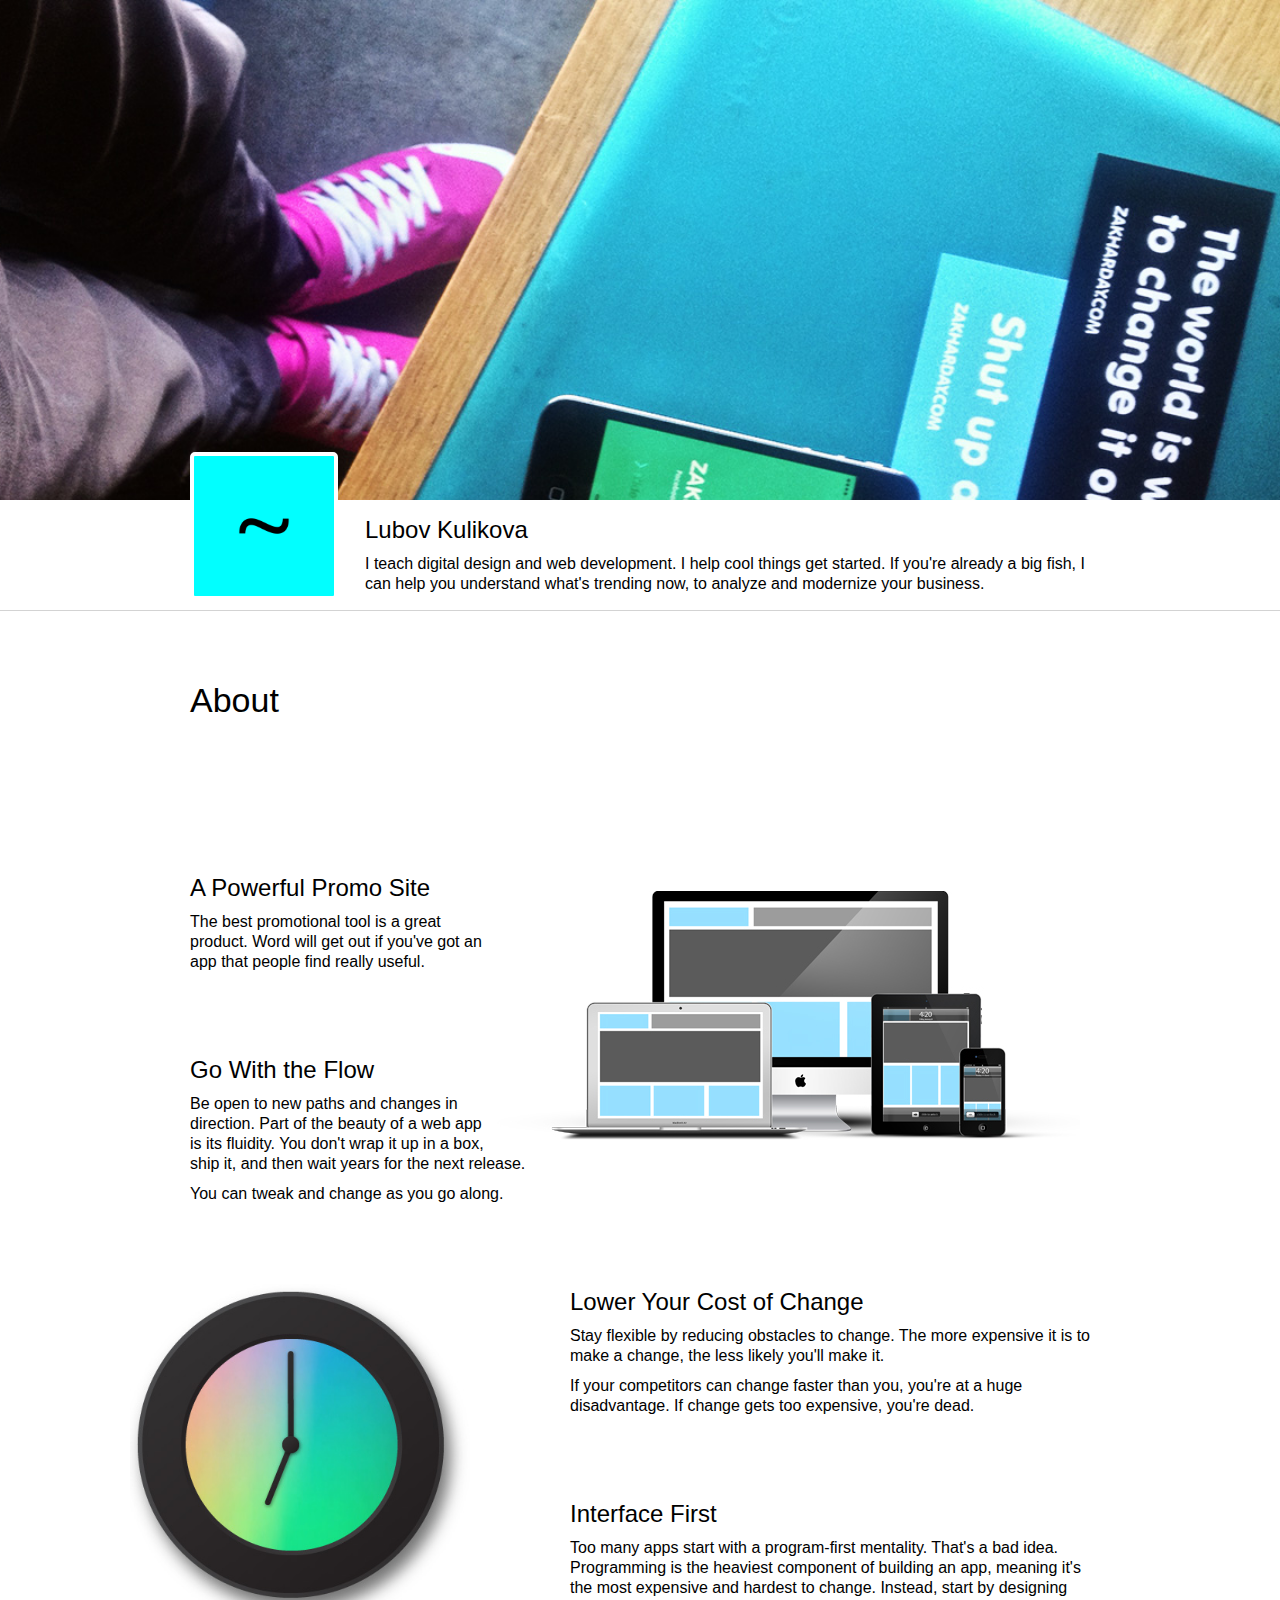
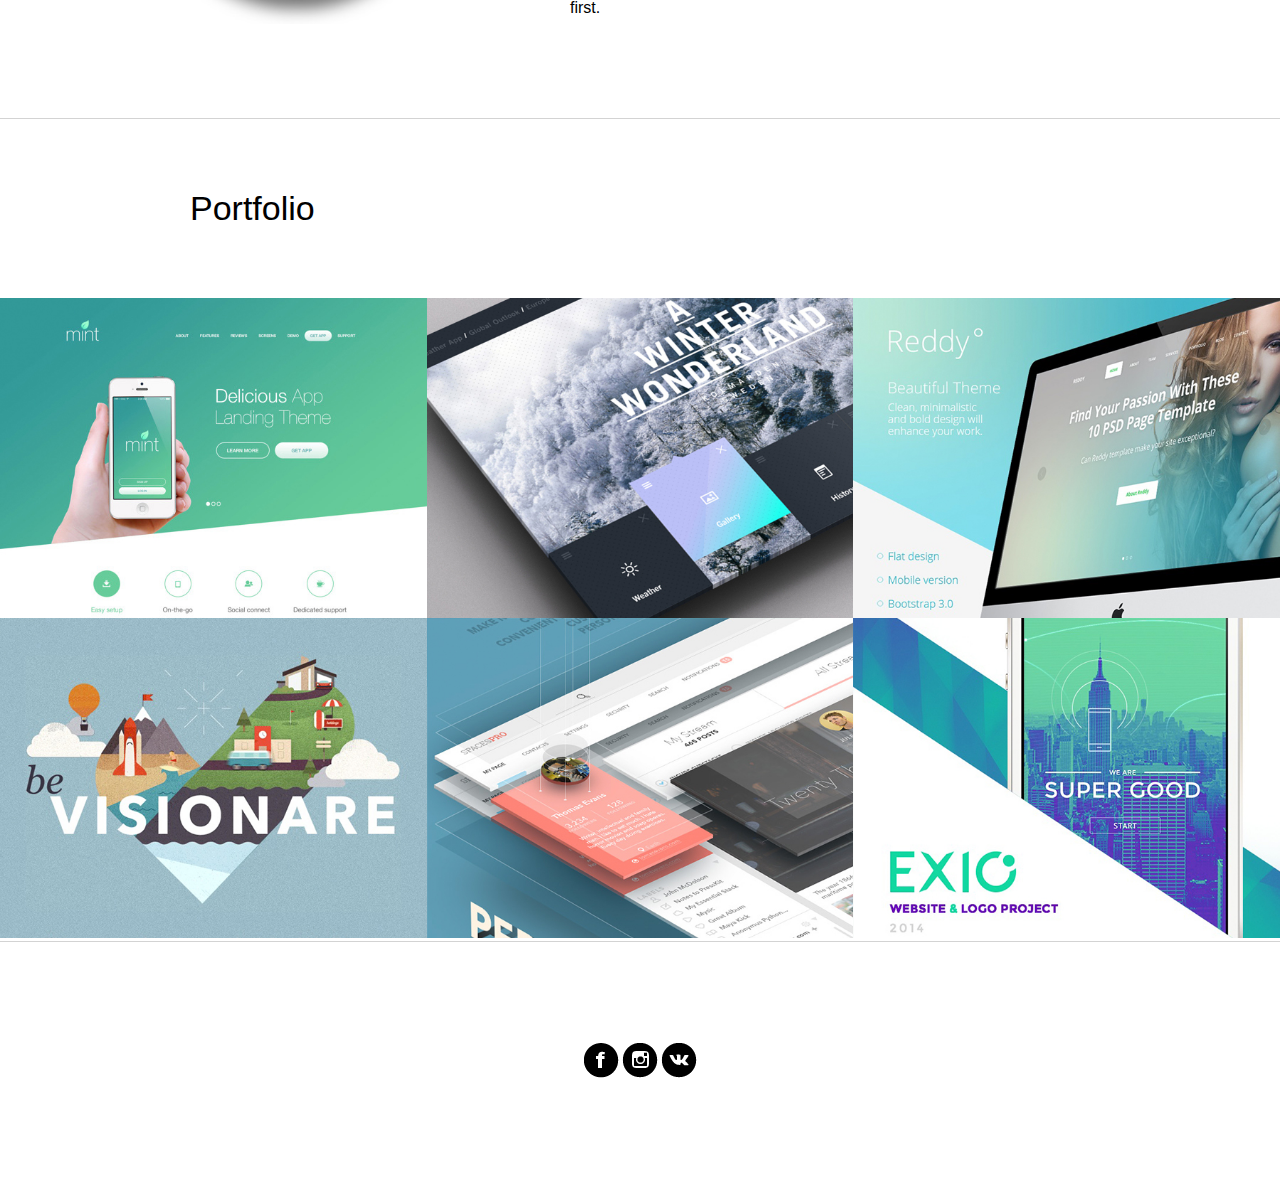
<file: Kulikova/004-Portfolio/index.html>
<!DOCTYPE html>
<html lang="en">
<head>
  <meta charset="UTF-8">
  <title> Portfolio</title>
  <link rel="stylesheet" href="stylesheets/style.css">
<head/>

<body>

    <!-- section> id="welcome">footer>h1>{ Portfolio} -->
    <section id="welcome">

      <section></section>

      <footer>
        <aside></aside>
        <h1>Lubov Kulikova</h1>
        <p>
          I teach digital design and web development. I help cool things get started. If you're already a big fish, I can help you understand what's trending now, to analyze and modernize your business.
        </p>
      </footer>
    </section>

    <!-- section> id="about">h2>{About} -->

    <section id="about">
      <header>
        <h2>About</h2>
      </header>

      <article>
        <img id="promo" src="images/promo-site.jpg">

        <h3> A Powerful Promo Site</h3>
        <p>The best promotional tool is a great product. Word will get out if you've got an app that people find really useful.</p>

        <h3>Go With the Flow</h3>
        <p>Be open to new paths and changes in direction. Part of the beauty of a web app is its fluidity. You don't wrap it up in a box, ship it, and then wait years for the next release.</p>
        <p>You can tweak and change as you go along.</p>

        <img id="clock" src="images/clock.jpg">

        <h3>Lower Your Cost of Change</h3>
        <p>Stay flexible by reducing obstacles to change. The more expensive it is to make a change, the less likely you'll make it.</p>
        <p>If your competitors can change faster than you, you're at a huge disadvantage. If change gets too expensive, you're dead.</p>

        <h3>Interface First</h3>
        <p>Too many apps start with a program-first mentality. That's a bad idea. Programming is the heaviest component of building an app, meaning it's the most expensive and hardest to change. Instead, start by designing first.
        </p>
      </article>
    </section>

    <section id="portfolio">
      <header>
        <h2>Portfolio</h2>
      </header>

      <ul class="works" id="inline">
        <li>
          <img src="images/portfolio-1.jpg">
          <figcaption>
            <h3>Title</h3>
            <p>Description<p>
          </figcaption>
        </li>

        <li>
          <img src="images/portfolio-2.jpg">
          <figcaption>
            <h3>Title</h3>
            <p>Description</p>
          </figcaption>
        </li>

        <li>
          <img src="images/portfolio-3.jpg">
          <figcaption>
            <h3> Title</h3>
            <p>Description</p>
          </figcaption>
        </li>
      </ul>

      <ul class="works" id="flex">
        <li>
          <img src="images/portfolio-4.jpg">
          <figcaption>
            <h3>Title</h3>
            <p>Description</p>
          </figcaption>
        </li>

        <li>
          <img src="images/portfolio-6.jpg">
          <figcaption>
            <h3>Title</h3>
            <p>Description</p>
          </figcaption>
        </li>

        <li>
          <img src="images/portfolio-5.jpg">
          <figcaption>
            <h3>Title</h3>
            <p>Description</p>
          </figcaption>
        </li>
      </ul>
    </section>

    <section id="contacts">
      <a href="http://facebook.com" id="facebook" target="_blank"></a>
      <a href="http://instagram.com" id="instagram"target="_blank"></a>
      <a href="http://vk.com" id="vk"target="_blank"></a>
    </section>


  </body>
</html
Status API Training Shop Blog About Pricing
© 2016 GitHub, Inc. Terms Privacy Security Contact Help
</file>
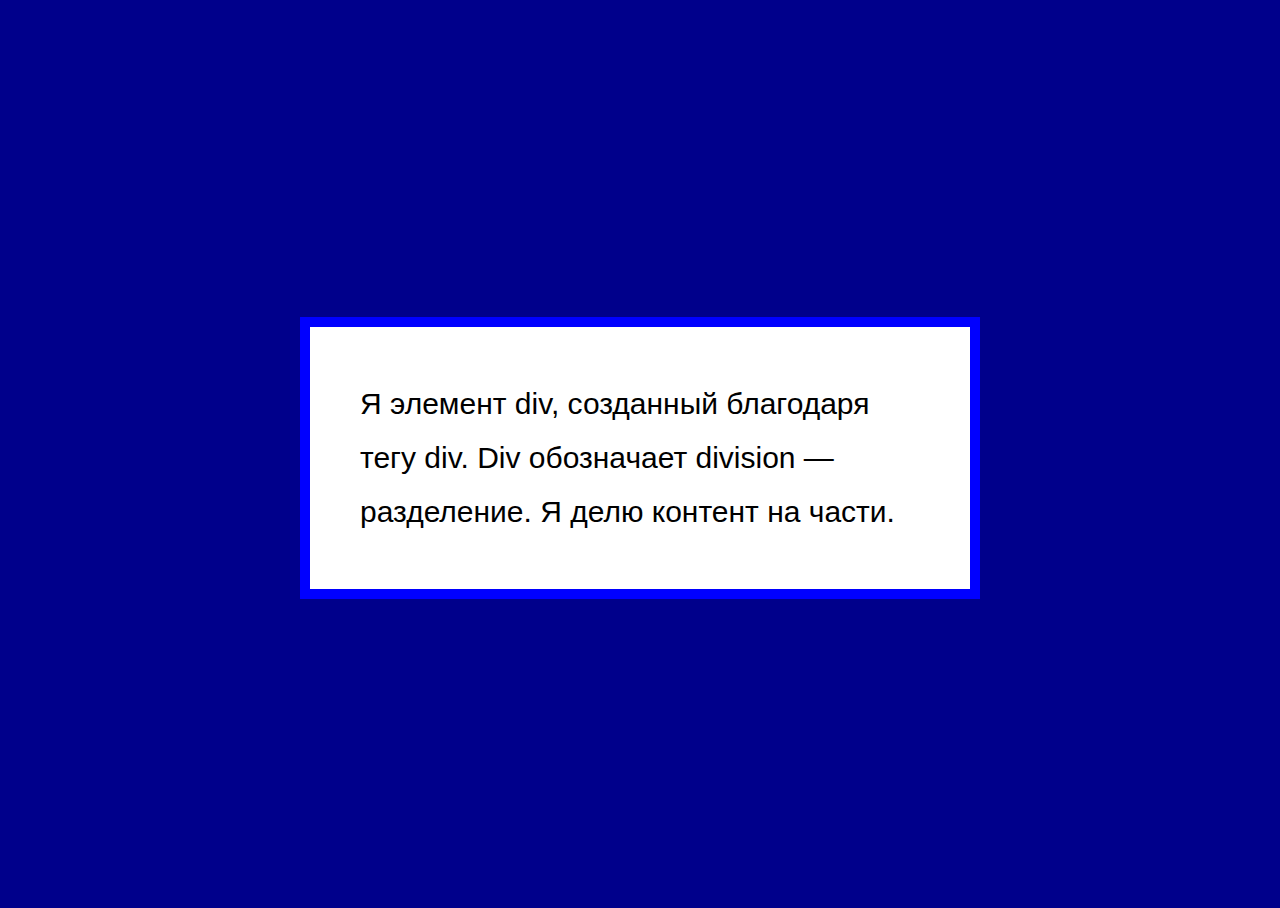
<file: Kulikova/000-Showcase/showcase.html>
<!DOCTYPE html>
<html lang="en">
<head>
  <meta charset="UTF-8">
  <title>UNIQ 101 000 Showcase</title>

  <style>
  html {
    height: 100%;
  }
  body {
    background-color: darkblue;
    display: flex;
    height: 100%;
  }
  div {
    font-family: Helvetica, Arial, sans-serif;
    font-size: 30px;
    width: 560px;
    background-color: white;
    border-width: 10px;
    border-color: blue;
    border-style: solid;
    padding: 50px;
    line-height: 1.8;
    margin: auto;
  }
  </style>
</head>
<body>

  <div>Я элемент div, созданный благодаря тегу div. Div обозначает division — разделение. Я делю контент на части.</div>

</body>
</html>
</file>
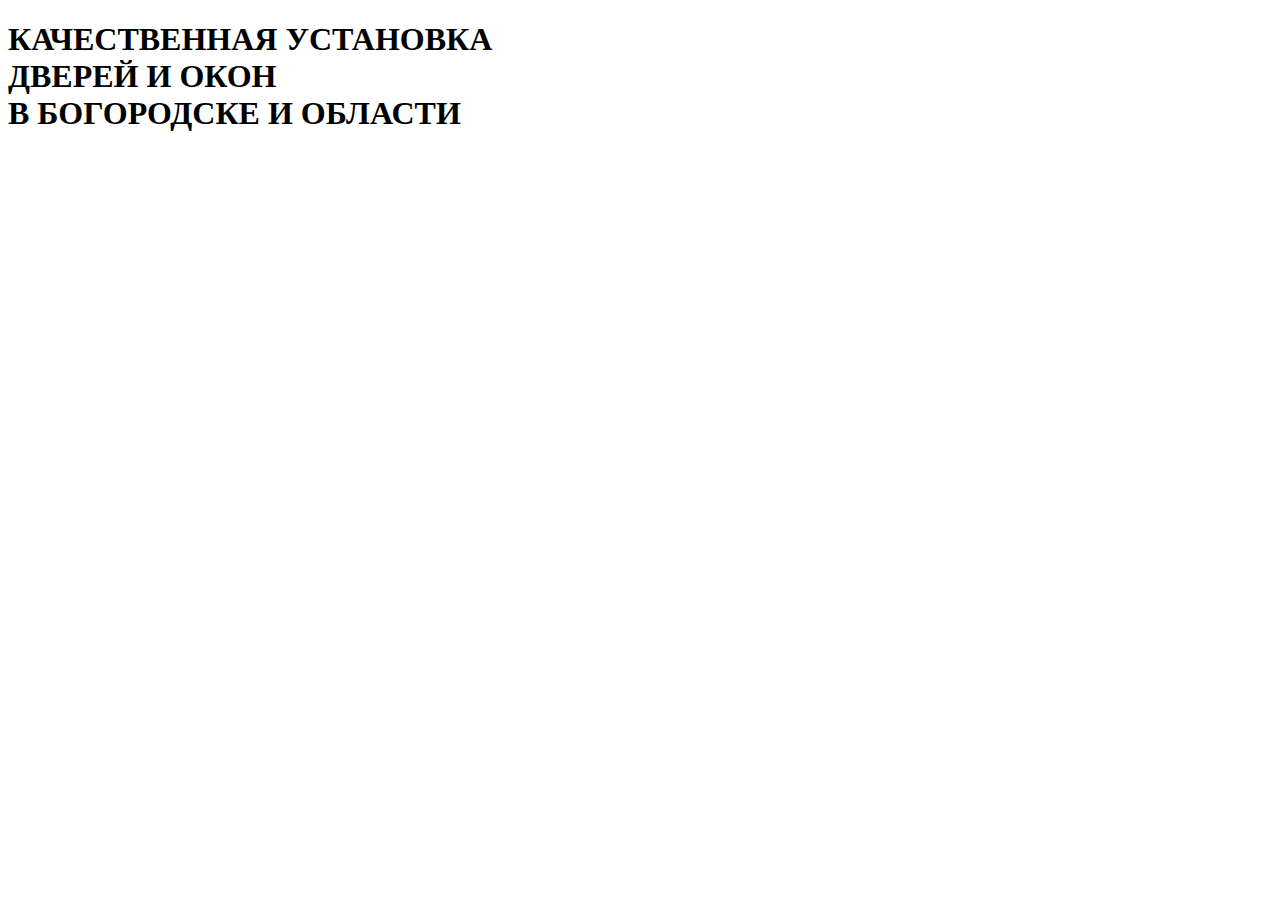
<file: Kulikova/005-KreativStudio/homePage.html>
<!DOCTYPE html>
<html lang="en">
<head>
  <meta charset="UTF-8">
  <title>KreativStudio</title>
</head>
<body>

  <d></d>
  <h1>КАЧЕСТВЕННАЯ УСТАНОВКА<br/>
      ДВЕРЕЙ И ОКОН<br/>
      В БОГОРОДСКЕ И ОБЛАСТИ</h1>
  <d></d>
  <d></d>
  <d></d>
  <d></d>
  <d></d>
  <d></d>
  <d></d>
  <d></d>
  <d></d>
  <d></d>
  <d></d>
  <d></d>
  <d></d>

</body>
</html>
</file>
<file: Kulikova/004-Portfolio/stylesheets/style.css>
@import "reset.css";
@import "layoute.css";
</file>
